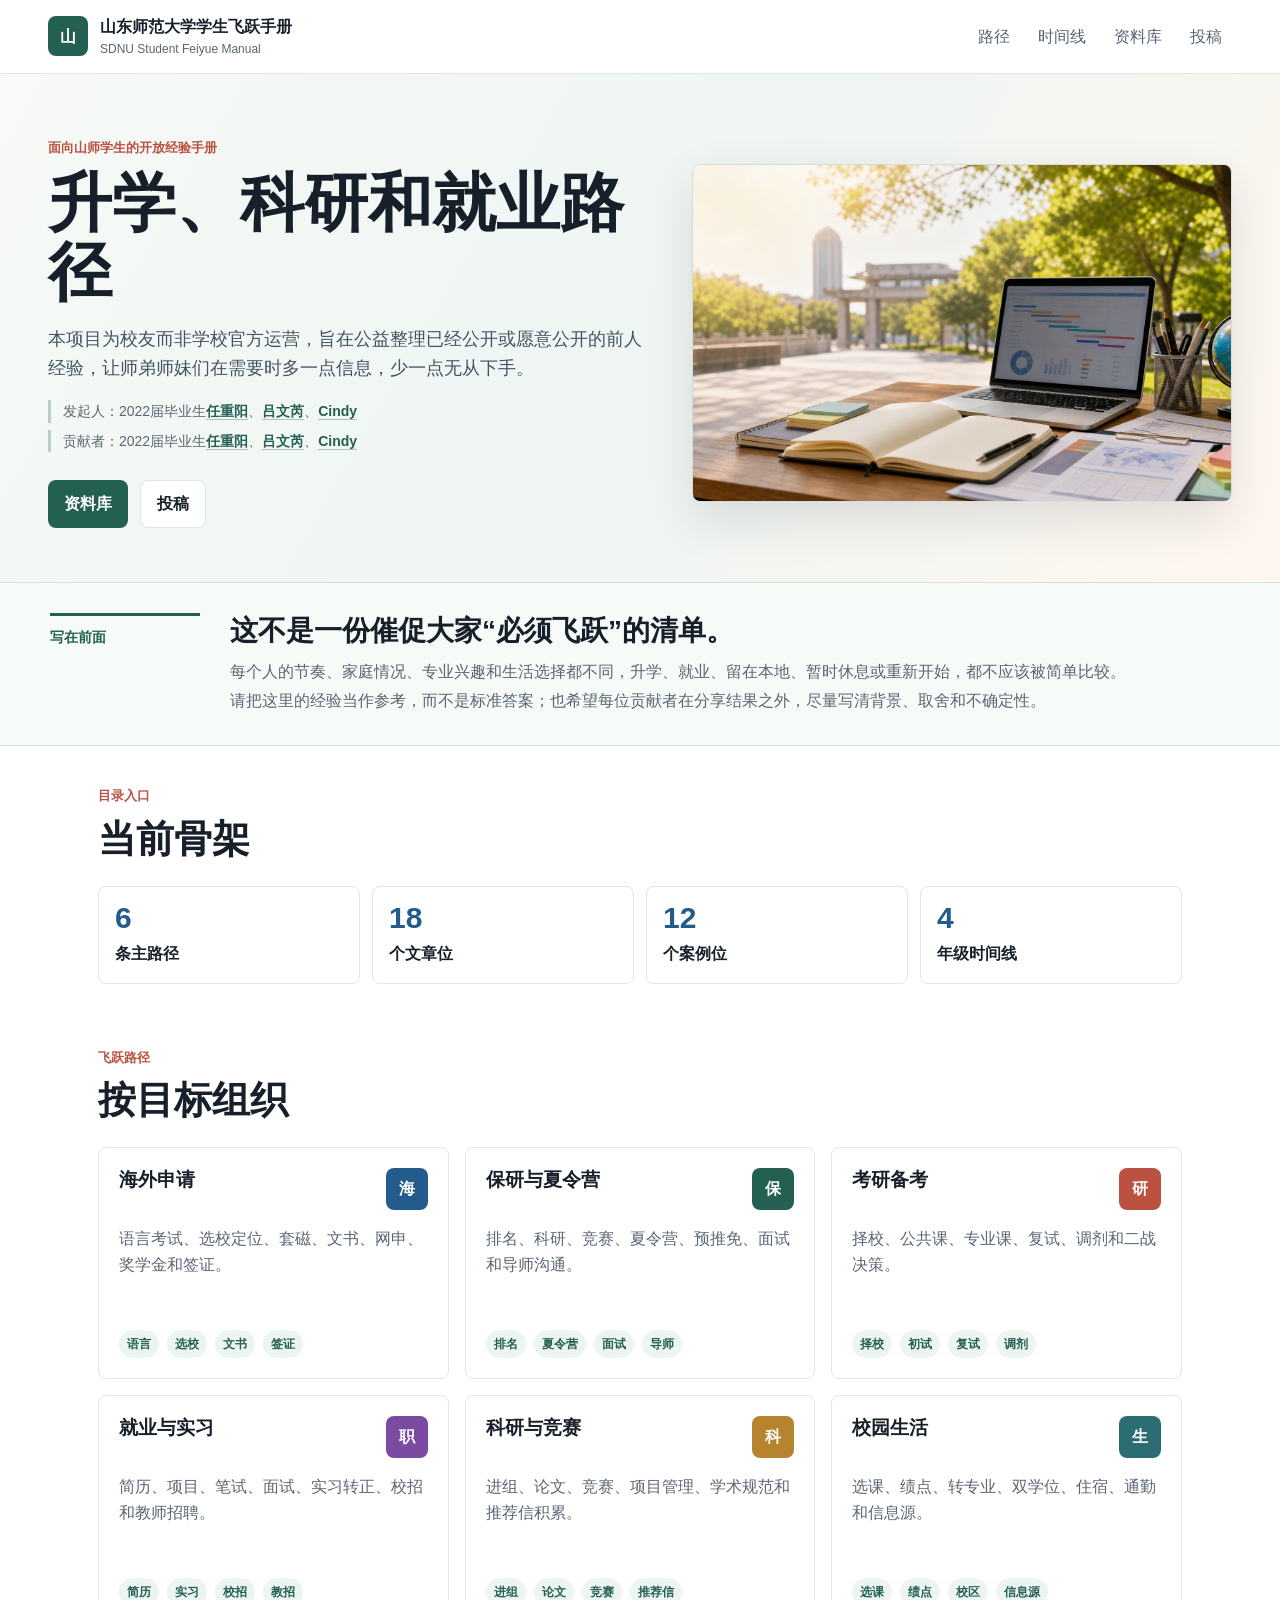
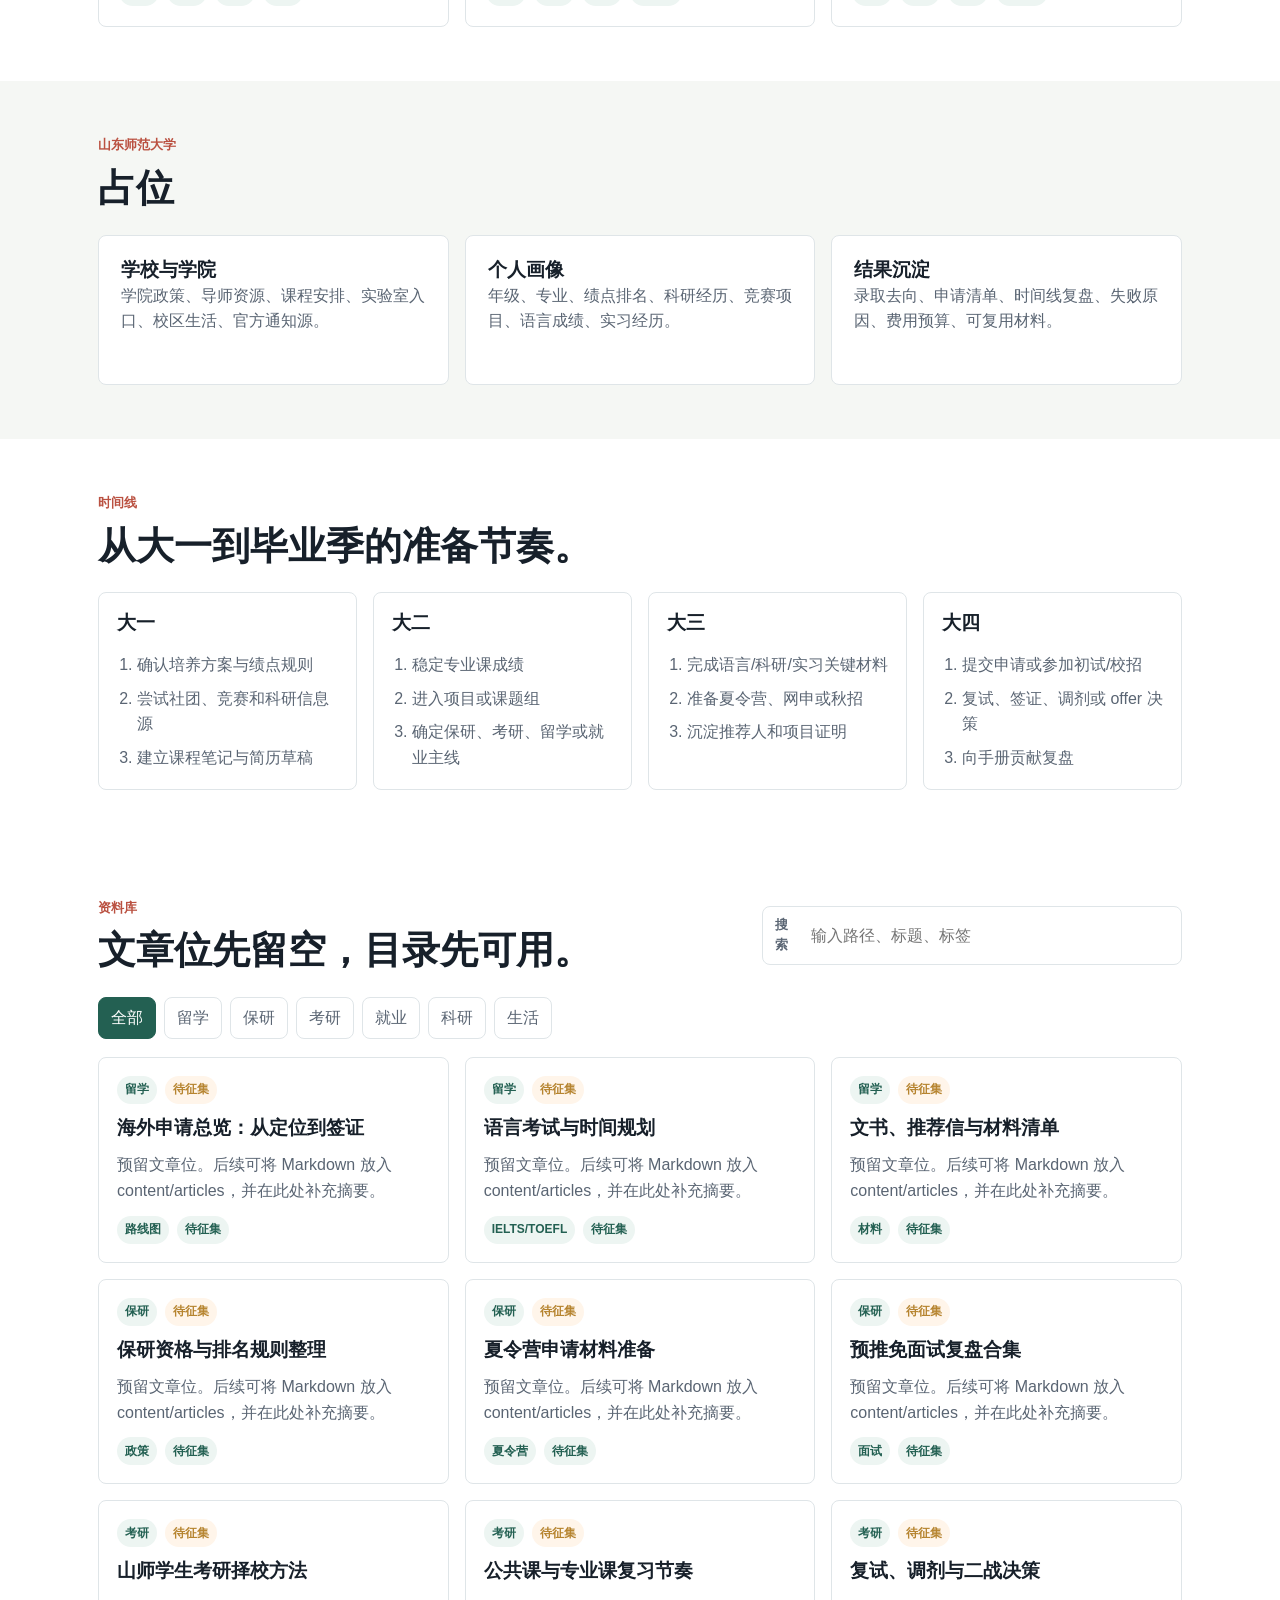
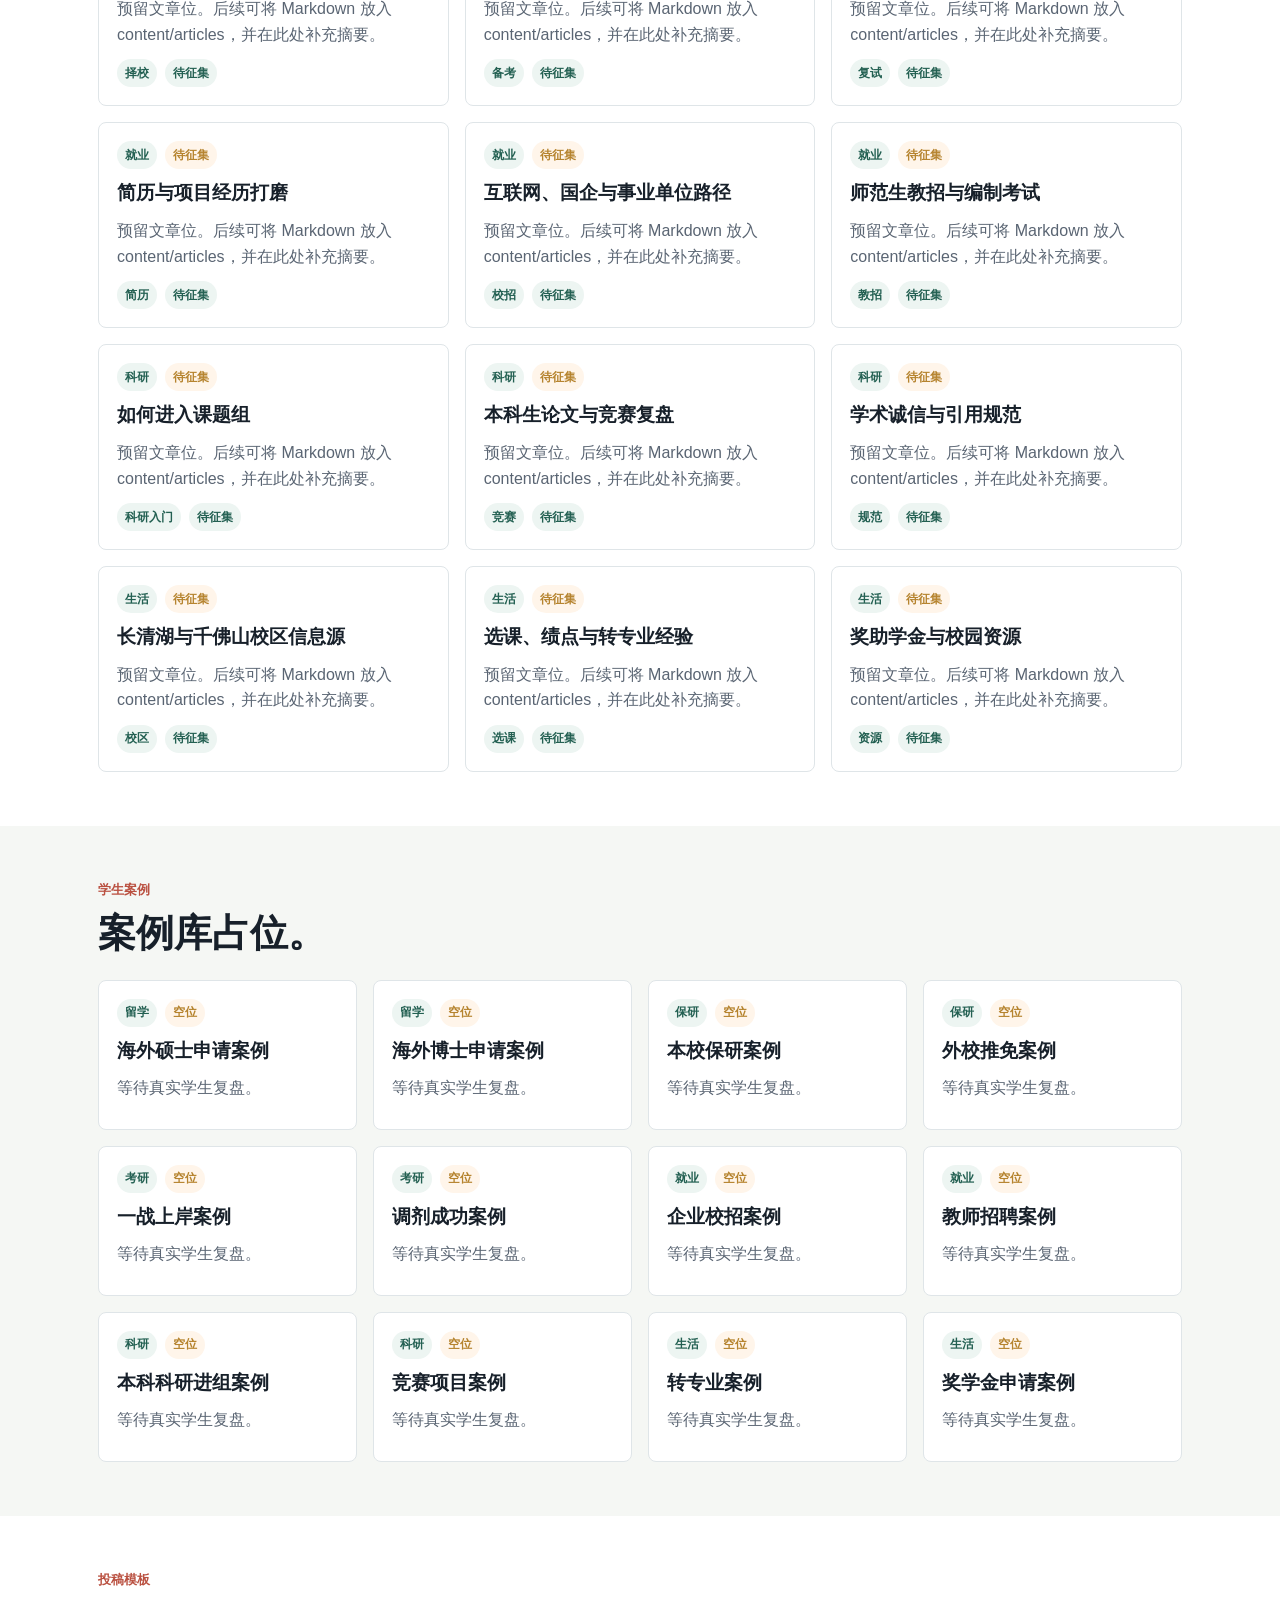
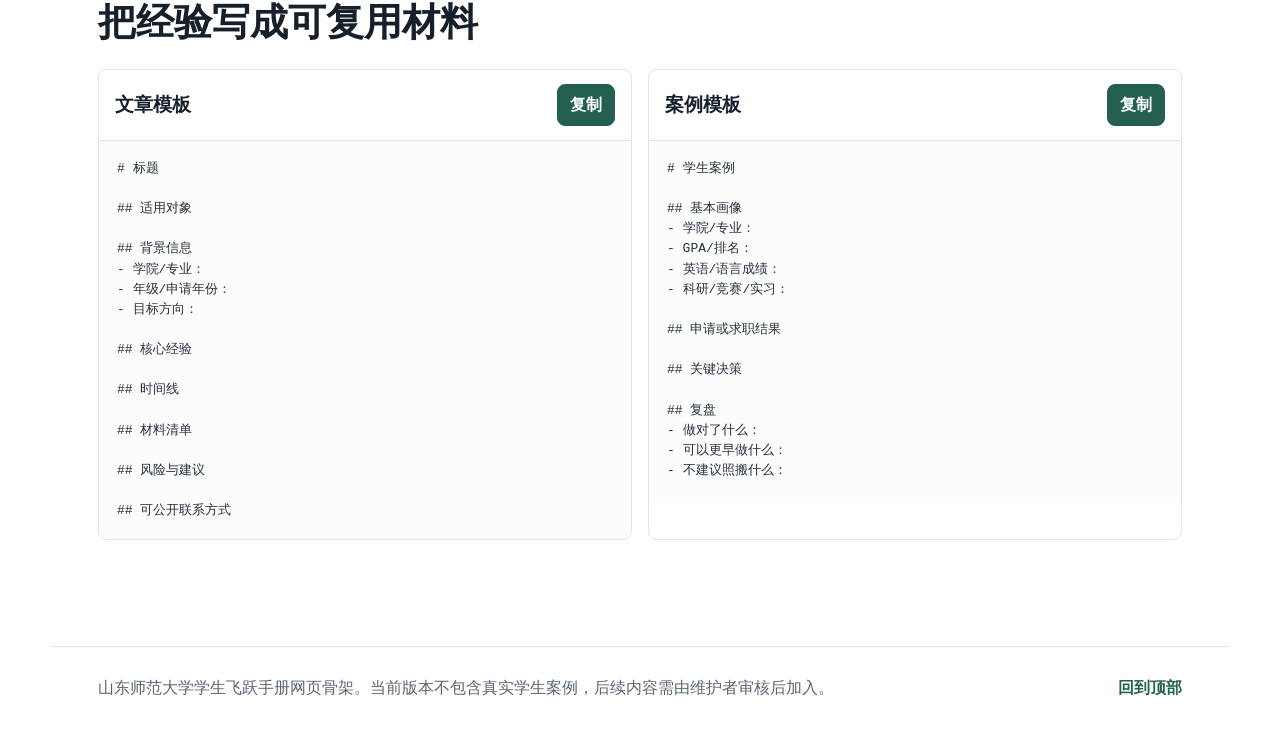
<file: index.html>
<!doctype html>
<html lang="zh-CN">
  <head>
    <meta charset="utf-8">
    <meta name="viewport" content="width=device-width, initial-scale=1">
    <title>山东师范大学学生飞跃手册</title>
    <meta name="description" content="面向山东师范大学学生的升学、留学、保研、考研、就业与科研经验手册。">
    <link rel="stylesheet" href="./css/styles.css">
  </head>
  <body>
    <header class="site-header">
      <a class="brand" href="#top" aria-label="山东师范大学学生飞跃手册首页">
        <span class="brand-mark" aria-hidden="true">山</span>
        <span>
          <strong>山东师范大学学生飞跃手册</strong>
          <small>SDNU Student Feiyue Manual</small>
        </span>
      </a>
      <nav class="main-nav" aria-label="主导航">
        <a href="#paths">路径</a>
        <a href="#timeline">时间线</a>
        <a href="#library">资料库</a>
        <a href="#contribute">投稿</a>
      </nav>
    </header>

    <main id="top">
      <section class="intro-band" aria-labelledby="intro-title">
        <div class="intro-copy">
          <p class="eyebrow">面向山师学生的开放经验手册</p>
          <h1 id="intro-title">升学、科研和就业路径</h1>
          <p class="intro-text">本项目为校友而非学校官方运营，旨在公益整理已经公开或愿意公开的前人经验，让师弟师妹们在需要时多一点信息，少一点无从下手。</p>
          <div class="intro-meta" aria-label="项目成员">
            <span>发起人：2022届毕业生<a class="contributor-link" href="./contributors/ren-zhongyang.html">任重阳</a>、<a class="contributor-link" href="./contributors/lu-wenrui.html">吕文芮</a>、<a class="contributor-link" href="./contributors/cindy.html">Cindy</a></span>
            <span>贡献者：2022届毕业生<a class="contributor-link" href="./contributors/ren-zhongyang.html">任重阳</a>、<a class="contributor-link" href="./contributors/lu-wenrui.html">吕文芮</a>、<a class="contributor-link" href="./contributors/cindy.html">Cindy</a></span>
          </div>
          <div class="intro-actions" aria-label="快捷入口">
            <a class="primary-action" href="#library">资料库</a>
            <a class="secondary-action" href="#contribute">投稿</a>
          </div>
        </div>
        <figure class="intro-media">
          <img src="./assets/cover.png" alt="桌面上摊开的笔记本、申请材料和电脑时间线。">
        </figure>
      </section>

      <section class="home-note" aria-labelledby="home-note-title">
        <div class="home-note-inner">
          <div class="home-note-label">写在前面</div>
          <div class="home-note-copy">
            <h2 id="home-note-title">这不是一份催促大家“必须飞跃”的清单。</h2>
            <p>每个人的节奏、家庭情况、专业兴趣和生活选择都不同，升学、就业、留在本地、暂时休息或重新开始，都不应该被简单比较。请把这里的经验当作参考，而不是标准答案；也希望每位贡献者在分享结果之外，尽量写清背景、取舍和不确定性。</p>
          </div>
        </div>
      </section>

      <section class="quick-index" aria-labelledby="quick-title">
        <div class="section-heading">
          <p class="eyebrow">目录入口</p>
          <h2 id="quick-title">当前骨架</h2>
        </div>
        <div class="index-grid">
          <a href="#paths"><span>6</span>条主路径</a>
          <a href="#library"><span>18</span>个文章位</a>
          <a href="#cases"><span>12</span>个案例位</a>
          <a href="#timeline"><span>4</span>年级时间线</a>
        </div>
      </section>

      <section id="paths" class="content-band" aria-labelledby="paths-title">
        <div class="section-heading">
          <p class="eyebrow">飞跃路径</p>
          <h2 id="paths-title">按目标组织</h2>
        </div>
        <div class="path-grid" id="pathGrid"></div>
      </section>

      <section class="content-band muted-band" aria-labelledby="map-title">
        <div class="section-heading">
          <p class="eyebrow">山东师范大学</p>
          <h2 id="map-title">占位</h2>
        </div>
        <div class="manual-map">
          <article>
            <h3>学校与学院</h3>
            <p>学院政策、导师资源、课程安排、实验室入口、校区生活、官方通知源。</p>
          </article>
          <article>
            <h3>个人画像</h3>
            <p>年级、专业、绩点排名、科研经历、竞赛项目、语言成绩、实习经历。</p>
          </article>
          <article>
            <h3>结果沉淀</h3>
            <p>录取去向、申请清单、时间线复盘、失败原因、费用预算、可复用材料。</p>
          </article>
        </div>
      </section>

      <section id="timeline" class="content-band" aria-labelledby="timeline-title">
        <div class="section-heading">
          <p class="eyebrow">时间线</p>
          <h2 id="timeline-title">从大一到毕业季的准备节奏。</h2>
        </div>
        <div class="timeline-grid" id="timelineGrid"></div>
      </section>

      <section id="library" class="content-band" aria-labelledby="library-title">
        <div class="section-heading library-heading">
          <div>
            <p class="eyebrow">资料库</p>
            <h2 id="library-title">文章位先留空，目录先可用。</h2>
          </div>
          <label class="search-field">
            <span>搜索</span>
            <input id="searchInput" type="search" placeholder="输入路径、标题、标签" autocomplete="off">
          </label>
        </div>
        <div class="segmented" role="tablist" aria-label="资料筛选">
          <button class="segment is-active" type="button" data-filter="all">全部</button>
          <button class="segment" type="button" data-filter="留学">留学</button>
          <button class="segment" type="button" data-filter="保研">保研</button>
          <button class="segment" type="button" data-filter="考研">考研</button>
          <button class="segment" type="button" data-filter="就业">就业</button>
          <button class="segment" type="button" data-filter="科研">科研</button>
          <button class="segment" type="button" data-filter="生活">生活</button>
        </div>
        <div class="article-grid" id="articleGrid"></div>
      </section>

      <section id="cases" class="content-band muted-band" aria-labelledby="cases-title">
        <div class="section-heading">
          <p class="eyebrow">学生案例</p>
          <h2 id="cases-title">案例库占位。</h2>
        </div>
        <div class="case-grid" id="caseGrid"></div>
      </section>

      <section id="contribute" class="content-band contribute-band" aria-labelledby="contribute-title">
        <div class="section-heading">
          <p class="eyebrow">投稿模板</p>
          <h2 id="contribute-title">把经验写成可复用材料</h2>
        </div>
        <div class="template-grid">
          <article class="template-panel">
            <div class="template-title">
              <h3>文章模板</h3>
              <button type="button" class="copy-button" data-template="articleTemplate">复制</button>
            </div>
            <pre id="articleTemplate"># 标题

## 适用对象

## 背景信息
- 学院/专业：
- 年级/申请年份：
- 目标方向：

## 核心经验

## 时间线

## 材料清单

## 风险与建议

## 可公开联系方式
</pre>
          </article>
          <article class="template-panel">
            <div class="template-title">
              <h3>案例模板</h3>
              <button type="button" class="copy-button" data-template="caseTemplate">复制</button>
            </div>
            <pre id="caseTemplate"># 学生案例

## 基本画像
- 学院/专业：
- GPA/排名：
- 英语/语言成绩：
- 科研/竞赛/实习：

## 申请或求职结果

## 关键决策

## 复盘
- 做对了什么：
- 可以更早做什么：
- 不建议照搬什么：
</pre>
          </article>
        </div>
        <p class="copy-status" id="copyStatus" role="status" aria-live="polite"></p>
      </section>
    </main>

    <footer class="site-footer">
      <p>山东师范大学学生飞跃手册网页骨架。当前版本不包含真实学生案例，后续内容需由维护者审核后加入。</p>
      <a href="#top">回到顶部</a>
    </footer>

    <script src="./js/main.js"></script>
  </body>
</html>
</file>
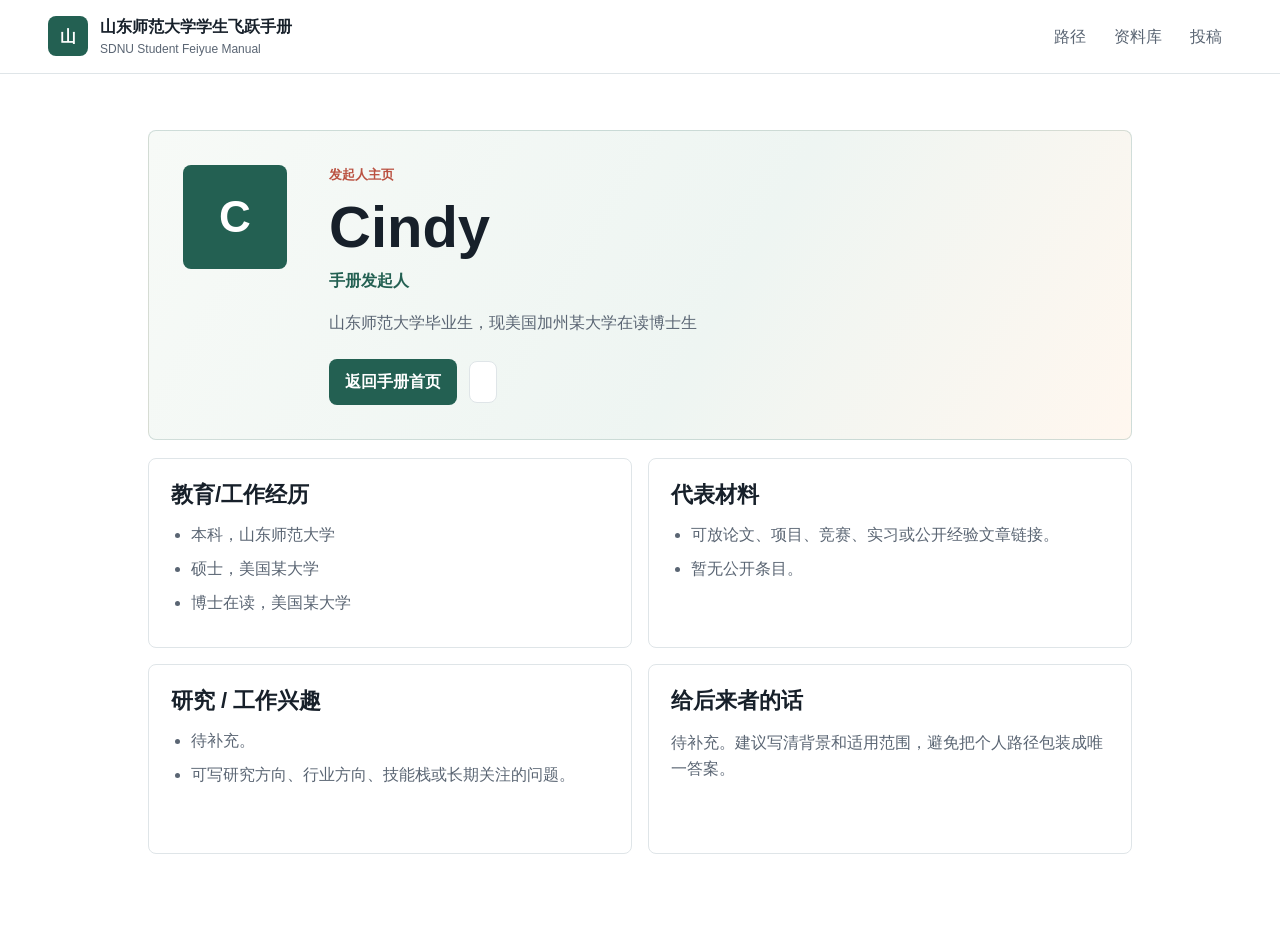
<file: contributors/cindy.html>
<!doctype html>
<html lang="zh-CN">
  <head>
    <meta charset="utf-8">
    <meta name="viewport" content="width=device-width, initial-scale=1">
    <title>Cindy - 山东师范大学学生飞跃手册</title>
    <meta name="description" content="Cindy 的山东师范大学学生飞跃手册发起人主页。">
    <link rel="stylesheet" href="../css/styles.css">
  </head>
  <body>
    <header class="site-header">
      <a class="brand" href="../index.html" aria-label="返回山东师范大学学生飞跃手册首页">
        <span class="brand-mark" aria-hidden="true">山</span>
        <span>
          <strong>山东师范大学学生飞跃手册</strong>
          <small>SDNU Student Feiyue Manual</small>
        </span>
      </a>
      <nav class="main-nav profile-nav" aria-label="贡献者页导航">
        <a href="../index.html#paths">路径</a>
        <a href="../index.html#library">资料库</a>
        <a href="../index.html#contribute">投稿</a>
      </nav>
    </header>

    <main class="profile-main">
      <section class="profile-hero" aria-labelledby="profile-name">
        <div class="profile-avatar" aria-hidden="true">C</div>
        <div class="profile-intro">
          <p class="eyebrow">发起人主页</p>
          <h1 id="profile-name">Cindy</h1>
          <p class="profile-subtitle">手册发起人</p>
          <p class="profile-note">山东师范大学毕业生，现美国加州某大学在读博士生</p>
          <div class="profile-actions">
            <a class="primary-action" href="../index.html">返回手册首页</a>
            <span class="profile-pill"></span>
          </div>
        </div>
      </section>

      <section class="profile-grid" aria-label="个人信息">
          <article class="profile-section">
          <h2>教育/工作经历</h2>
          <ul class="profile-list">
            <li>本科，山东师范大学</li>
            <li>硕士，美国某大学</li>
            <li>博士在读，美国某大学</li>
          </ul>
        </article>
        <article class="profile-section">
          <h2>代表材料</h2>
          <ul class="profile-list">
            <li>可放论文、项目、竞赛、实习或公开经验文章链接。</li>
            <li>暂无公开条目。</li>
          </ul>
        </article>
        <article class="profile-section">
          <h2>研究 / 工作兴趣</h2>
          <ul class="profile-list">
            <li>待补充。</li>
            <li>可写研究方向、行业方向、技能栈或长期关注的问题。</li>
          </ul>
        </article>


        <article class="profile-section">
          <h2>给后来者的话</h2>
          <p>待补充。建议写清背景和适用范围，避免把个人路径包装成唯一答案。</p>
        </article>
      </section>
    </main>
  </body>
</html>
</file>
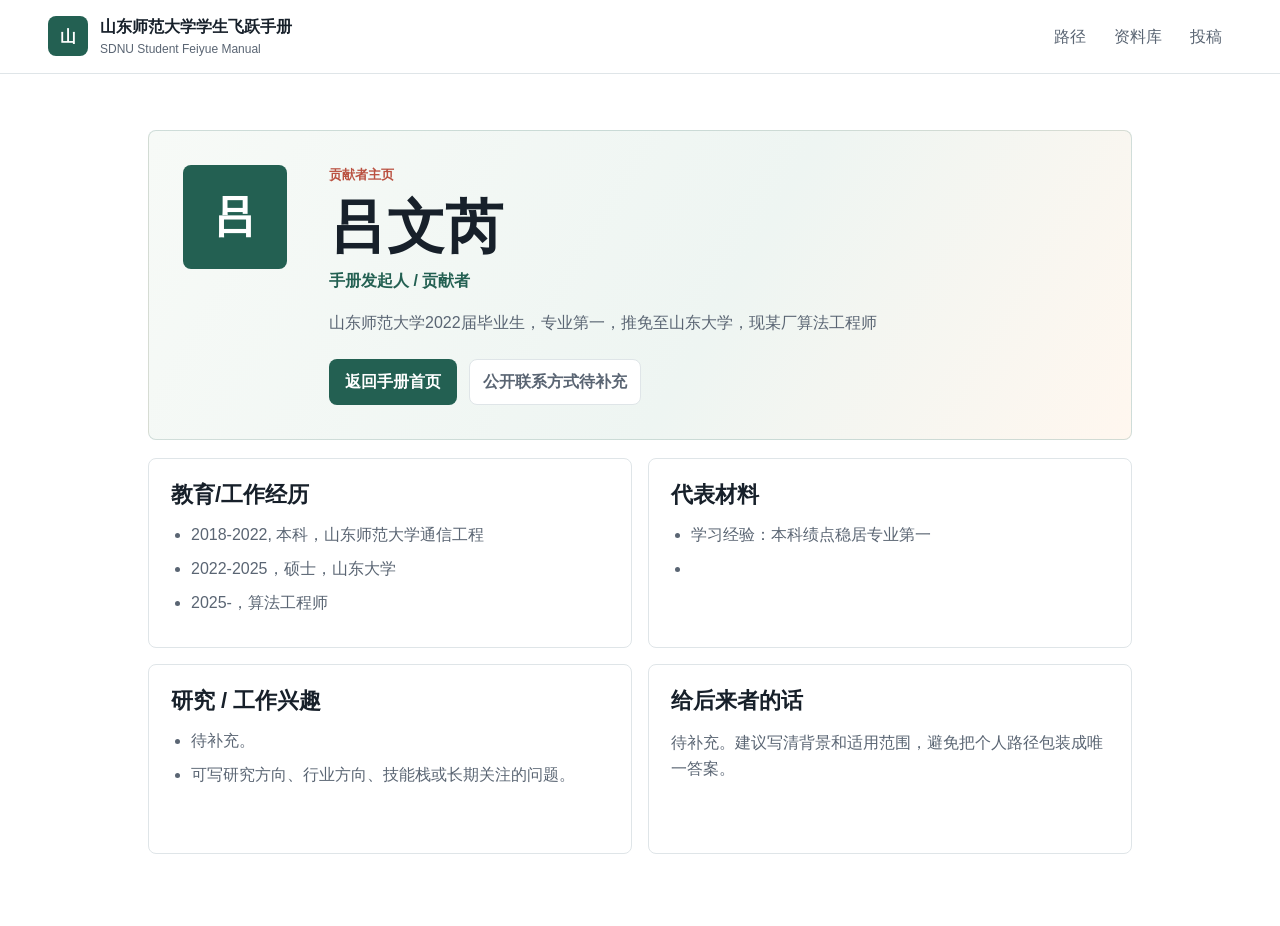
<file: contributors/lu-wenrui.html>
<!doctype html>
<html lang="zh-CN">
  <head>
    <meta charset="utf-8">
    <meta name="viewport" content="width=device-width, initial-scale=1">
    <title>吕文芮 - 山东师范大学学生飞跃手册</title>
    <meta name="description" content="吕文芮的山东师范大学学生飞跃手册贡献者主页。">
    <link rel="stylesheet" href="../css/styles.css">
  </head>
  <body>
    <header class="site-header">
      <a class="brand" href="../index.html" aria-label="返回山东师范大学学生飞跃手册首页">
        <span class="brand-mark" aria-hidden="true">山</span>
        <span>
          <strong>山东师范大学学生飞跃手册</strong>
          <small>SDNU Student Feiyue Manual</small>
        </span>
      </a>
      <nav class="main-nav profile-nav" aria-label="贡献者页导航">
        <a href="../index.html#paths">路径</a>
        <a href="../index.html#library">资料库</a>
        <a href="../index.html#contribute">投稿</a>
      </nav>
    </header>

    <main class="profile-main">
      <section class="profile-hero" aria-labelledby="profile-name">
        <div class="profile-avatar" aria-hidden="true">吕</div>
        <div class="profile-intro">
          <p class="eyebrow">贡献者主页</p>
          <h1 id="profile-name">吕文芮</h1>
          <p class="profile-subtitle">手册发起人 / 贡献者</p>
          <p class="profile-note">山东师范大学2022届毕业生，专业第一，推免至山东大学，现某厂算法工程师</p>
          <div class="profile-actions">
            <a class="primary-action" href="../index.html">返回手册首页</a>
            <span class="profile-pill">公开联系方式待补充</span>
          </div>
        </div>
      </section>

      <section class="profile-grid" aria-label="个人信息">
          <article class="profile-section">
          <h2>教育/工作经历</h2>
          <ul class="profile-list">
            <li>2018-2022, 本科，山东师范大学通信工程</li>
            <li>2022-2025，硕士，山东大学</li>
            <li>2025-，算法工程师</li>
          </ul>
        </article>
          <article class="profile-section">
          <h2>代表材料</h2>
          <ul class="profile-list">
            <li>学习经验：本科绩点稳居专业第一</li>
            <li></li>
          </ul>
        </article>
        <article class="profile-section">
          <h2>研究 / 工作兴趣</h2>
          <ul class="profile-list">
            <li>待补充。</li>
            <li>可写研究方向、行业方向、技能栈或长期关注的问题。</li>
          </ul>
        </article>


        <article class="profile-section">
          <h2>给后来者的话</h2>
          <p>待补充。建议写清背景和适用范围，避免把个人路径包装成唯一答案。</p>
        </article>
      </section>
    </main>
  </body>
</html>
</file>
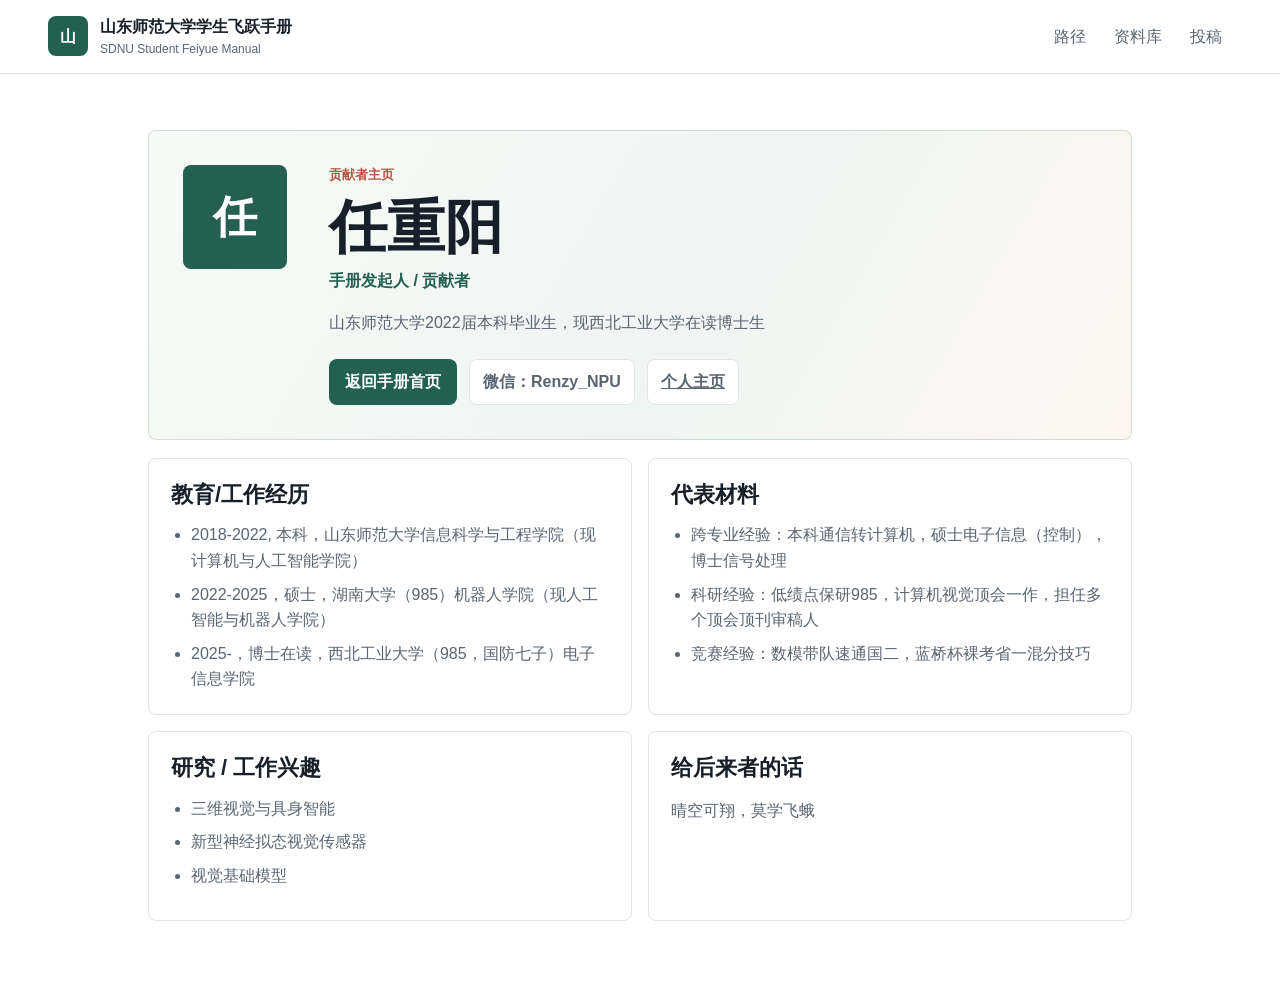
<file: contributors/ren-zhongyang.html>
<!doctype html>
<html lang="zh-CN">
  <head>
    <meta charset="utf-8">
    <meta name="viewport" content="width=device-width, initial-scale=1">
    <title>任重阳 - 山东师范大学学生飞跃手册</title>
    <meta name="description" content="任重阳的山东师范大学学生飞跃手册贡献者主页。">
    <link rel="stylesheet" href="../css/styles.css">
  </head>
  <body>
    <header class="site-header">
      <a class="brand" href="../index.html" aria-label="返回山东师范大学学生飞跃手册首页">
        <span class="brand-mark" aria-hidden="true">山</span>
        <span>
          <strong>山东师范大学学生飞跃手册</strong>
          <small>SDNU Student Feiyue Manual</small>
        </span>
      </a>
      <nav class="main-nav profile-nav" aria-label="贡献者页导航">
        <a href="../index.html#paths">路径</a>
        <a href="../index.html#library">资料库</a>
        <a href="../index.html#contribute">投稿</a>
      </nav>
    </header>

    <main class="profile-main">
      <section class="profile-hero" aria-labelledby="profile-name">
        <div class="profile-avatar" aria-hidden="true">任</div>
        <div class="profile-intro">
          <p class="eyebrow">贡献者主页</p>
          <h1 id="profile-name">任重阳</h1>
          <p class="profile-subtitle">手册发起人 / 贡献者</p>
          <p class="profile-note">山东师范大学2022届本科毕业生，现西北工业大学在读博士生</p>
          <div class="profile-actions">
            <a class="primary-action" href="../index.html">返回手册首页</a>
            <span class="profile-pill">微信：Renzy_NPU </span>
            <a class="profile-pill" href="https://zhongyangren.github.io/">个人主页</a>
          </div>
        </div>
      </section>

      <section class="profile-grid" aria-label="个人信息">
        <article class="profile-section">
          <h2>教育/工作经历</h2>
          <ul class="profile-list">
            <li>2018-2022, 本科，山东师范大学信息科学与工程学院（现计算机与人工智能学院）</li>
            <li>2022-2025，硕士，湖南大学（985）机器人学院（现人工智能与机器人学院）</li>
            <li>2025-，博士在读，西北工业大学（985，国防七子）电子信息学院</li>
          </ul>
        </article>
        <article class="profile-section">
            <h2>代表材料</h2>
          <ul class="profile-list">
            <li>跨专业经验：本科通信转计算机，硕士电子信息（控制），博士信号处理</li>
            <li>科研经验：低绩点保研985，计算机视觉顶会一作，担任多个顶会顶刊审稿人</li>
            <li>竞赛经验：数模带队速通国二，蓝桥杯裸考省一混分技巧</li>
          </ul>
        </article>
        <article class="profile-section">
          <h2>研究 / 工作兴趣</h2>
          <ul class="profile-list">
            <li>三维视觉与具身智能</li>
            <li>新型神经拟态视觉传感器</li>
            <li>视觉基础模型</li>
          </ul>
        </article>
        <article class="profile-section">
          <h2>给后来者的话</h2>
          <p>晴空可翔，莫学飞蛾</p>
        </article>
      </section>
    </main>
  </body>
</html>
</file>
<file: css/styles.css>
:root {
  --ink: #17202a;
  --muted: #5a6573;
  --line: #dfe5e8;
  --paper: #ffffff;
  --soft: #f5f7f4;
  --mist: #edf5f2;
  --green: #236052;
  --blue: #245b8d;
  --coral: #ba5141;
  --gold: #b6842f;
  --shadow: 0 18px 48px rgba(23, 32, 42, 0.12);
}

* {
  box-sizing: border-box;
}

html {
  scroll-behavior: smooth;
}

body {
  margin: 0;
  color: var(--ink);
  background: var(--paper);
  font-family: -apple-system, BlinkMacSystemFont, "Segoe UI", "Microsoft YaHei", sans-serif;
  line-height: 1.6;
}

a {
  color: inherit;
}

button,
input {
  font: inherit;
}

.site-header {
  position: sticky;
  top: 0;
  z-index: 20;
  display: flex;
  align-items: center;
  justify-content: space-between;
  gap: 24px;
  padding: 14px 48px;
  border-bottom: 1px solid var(--line);
  background: rgba(255, 255, 255, 0.92);
  backdrop-filter: blur(16px);
}

.brand {
  display: inline-flex;
  align-items: center;
  gap: 12px;
  text-decoration: none;
  min-width: 0;
}

.brand-mark {
  display: grid;
  width: 40px;
  height: 40px;
  place-items: center;
  border-radius: 8px;
  background: var(--green);
  color: #fff;
  font-weight: 800;
}

.brand strong,
.brand small {
  display: block;
}

.brand strong {
  font-size: 16px;
  letter-spacing: 0;
  white-space: nowrap;
}

.brand small {
  color: var(--muted);
  font-size: 12px;
}

.main-nav {
  display: flex;
  gap: 8px;
  align-items: center;
}

.main-nav a {
  padding: 8px 10px;
  min-width: 0;
  color: var(--muted);
  text-decoration: none;
  border-radius: 6px;
}

.main-nav a:hover,
.main-nav a:focus-visible {
  color: var(--ink);
  background: var(--mist);
}

.intro-band {
  display: grid;
  grid-template-columns: minmax(0, 0.95fr) minmax(320px, 0.85fr);
  gap: 40px;
  align-items: center;
  padding: 64px 48px 54px;
  background: linear-gradient(120deg, #f7faf7 0%, #eef5f2 52%, #fff7ef 100%);
}

.intro-copy,
.section-heading,
.quick-index,
.content-band,
.site-footer {
  max-width: 1180px;
  margin-inline: auto;
}

.intro-copy {
  width: 100%;
  min-width: 0;
}

.eyebrow {
  margin: 0 0 10px;
  color: var(--coral);
  font-size: 13px;
  font-weight: 800;
  letter-spacing: 0;
}

h1,
h2,
h3,
p {
  overflow-wrap: anywhere;
}

h1 {
  margin: 0;
  max-width: 780px;
  font-size: clamp(34px, 5vw, 64px);
  line-height: 1.08;
  letter-spacing: 0;
}

.intro-text {
  max-width: 660px;
  margin: 18px 0 0;
  color: #425363;
  font-size: 18px;
}

.intro-meta {
  display: grid;
  gap: 7px;
  max-width: 720px;
  margin-top: 18px;
  color: var(--muted);
  font-size: 14px;
}

.intro-meta span {
  padding-left: 12px;
  border-left: 3px solid rgba(35, 96, 82, 0.28);
}

.contributor-link {
  color: var(--green);
  font-weight: 800;
  text-decoration: none;
  border-bottom: 1px solid rgba(35, 96, 82, 0.35);
}

.contributor-link:hover,
.contributor-link:focus-visible {
  color: var(--blue);
  border-bottom-color: var(--blue);
}

.intro-actions {
  display: flex;
  flex-wrap: wrap;
  gap: 12px;
  margin-top: 28px;
}

.primary-action,
.secondary-action {
  display: inline-flex;
  align-items: center;
  min-height: 44px;
  padding: 10px 16px;
  border-radius: 8px;
  text-decoration: none;
  font-weight: 800;
}

.primary-action {
  background: var(--green);
  color: #fff;
}

.secondary-action {
  border: 1px solid var(--line);
  background: #fff;
}

.intro-media {
  margin: 0;
  overflow: hidden;
  min-width: 0;
  border: 1px solid rgba(23, 32, 42, 0.12);
  border-radius: 8px;
  box-shadow: var(--shadow);
  aspect-ratio: 16 / 10;
}

.intro-media img {
  width: 100%;
  height: 100%;
  display: block;
  object-fit: cover;
}

.quick-index {
  padding: 40px 48px 10px;
}

.home-note {
  max-width: none;
  margin: 0;
  padding: 30px 48px;
  border-top: 1px solid rgba(35, 96, 82, 0.16);
  border-bottom: 1px solid rgba(35, 96, 82, 0.16);
  background: #f7fbf8;
}

.home-note-inner {
  display: grid;
  grid-template-columns: 150px minmax(0, 1fr);
  gap: 30px;
  max-width: 1180px;
  min-width: 0;
  margin: 0 auto;
  align-items: start;
}

.home-note-label {
  padding-top: 10px;
  border-top: 3px solid var(--green);
  color: var(--green);
  font-size: 14px;
  font-weight: 900;
}

.home-note-copy {
  min-width: 0;
}

.home-note h2 {
  margin: 0 0 10px;
  font-size: clamp(20px, 2.2vw, 28px);
  line-height: 1.25;
  letter-spacing: 0;
}

.home-note p {
  margin: 0;
  color: var(--muted);
  max-width: 900px;
  line-height: 1.8;
}

.section-heading {
  display: block;
  margin-bottom: 24px;
}

.section-heading h2 {
  margin: 0;
  font-size: clamp(26px, 3vw, 38px);
  line-height: 1.18;
  letter-spacing: 0;
}

.library-heading {
  display: flex;
  align-items: center;
  justify-content: space-between;
  gap: 24px;
}

.index-grid {
  display: grid;
  grid-template-columns: repeat(4, minmax(0, 1fr));
  gap: 12px;
}

.index-grid a {
  display: flex;
  flex-direction: column;
  align-items: flex-start;
  justify-content: center;
  gap: 8px;
  min-height: 82px;
  padding: 16px;
  border: 1px solid var(--line);
  border-radius: 8px;
  background: #fff;
  text-decoration: none;
  font-weight: 800;
}

.index-grid span {
  color: var(--blue);
  font-size: 30px;
  line-height: 1;
}

.content-band {
  padding: 54px 48px;
}

.muted-band {
  max-width: none;
  padding-inline: 0;
  background: var(--soft);
}

.muted-band > .section-heading,
.muted-band > .manual-map,
.muted-band > .case-grid {
  max-width: 1180px;
  margin-inline: auto;
  padding-inline: 48px;
}

.path-grid,
.article-grid,
.case-grid,
.timeline-grid,
.manual-map,
.template-grid {
  display: grid;
  gap: 16px;
}

.path-grid {
  grid-template-columns: repeat(3, minmax(0, 1fr));
}

.path-card,
.article-card,
.case-card,
.timeline-card,
.manual-map article,
.template-panel {
  border: 1px solid var(--line);
  border-radius: 8px;
  background: #fff;
}

.path-card {
  min-height: 232px;
  padding: 20px;
  display: flex;
  flex-direction: column;
  gap: 16px;
}

.path-card header {
  display: flex;
  justify-content: space-between;
  gap: 12px;
  align-items: start;
}

.path-icon {
  display: grid;
  width: 42px;
  height: 42px;
  place-items: center;
  border-radius: 8px;
  color: #fff;
  font-weight: 900;
}

.path-card h3,
.article-card h3,
.case-card h3,
.timeline-card h3,
.manual-map h3,
.template-panel h3 {
  margin: 0;
  font-size: 19px;
  line-height: 1.3;
  letter-spacing: 0;
}

.path-card p,
.article-card p,
.case-card p,
.manual-map p {
  margin: 0;
  color: var(--muted);
}

.tag-row {
  display: flex;
  flex-wrap: wrap;
  gap: 8px;
  margin-top: auto;
}

.tag {
  display: inline-flex;
  align-items: center;
  min-height: 28px;
  padding: 3px 8px;
  border-radius: 999px;
  background: var(--mist);
  color: var(--green);
  font-size: 12px;
  font-weight: 800;
}

.manual-map {
  grid-template-columns: repeat(3, minmax(0, 1fr));
}

.manual-map article {
  padding: 22px;
  min-height: 150px;
}

.timeline-grid {
  grid-template-columns: repeat(4, minmax(0, 1fr));
}

.timeline-card {
  padding: 18px;
}

.timeline-card ol {
  margin: 16px 0 0;
  padding-left: 20px;
  color: var(--muted);
}

.timeline-card li + li {
  margin-top: 8px;
}

.library-heading {
  align-items: center;
}

.search-field {
  display: flex;
  align-items: center;
  gap: 10px;
  min-width: min(420px, 100%);
  padding: 8px 12px;
  border: 1px solid var(--line);
  border-radius: 8px;
  background: #fff;
}

.search-field span {
  color: var(--muted);
  font-size: 13px;
  font-weight: 800;
}

.search-field input {
  width: 100%;
  min-width: 0;
  border: 0;
  outline: 0;
}

.segmented {
  display: flex;
  flex-wrap: wrap;
  gap: 8px;
  margin-bottom: 18px;
}

.segment {
  min-height: 36px;
  padding: 7px 12px;
  border: 1px solid var(--line);
  border-radius: 8px;
  background: #fff;
  color: var(--muted);
  cursor: pointer;
}

.segment.is-active,
.segment:hover,
.segment:focus-visible {
  border-color: var(--green);
  background: var(--green);
  color: #fff;
}

.article-grid {
  grid-template-columns: repeat(3, minmax(0, 1fr));
}

.article-card,
.case-card {
  padding: 18px;
  min-height: 184px;
  display: flex;
  flex-direction: column;
  gap: 12px;
}

.article-meta,
.case-meta {
  display: flex;
  flex-wrap: wrap;
  gap: 8px;
}

.status {
  display: inline-flex;
  align-items: center;
  min-height: 26px;
  padding: 2px 8px;
  border-radius: 999px;
  background: #fff5ea;
  color: var(--gold);
  font-size: 12px;
  font-weight: 900;
}

.case-grid {
  grid-template-columns: repeat(4, minmax(0, 1fr));
}

.case-card {
  min-height: 150px;
}

.contribute-band {
  padding-bottom: 70px;
}

.template-grid {
  grid-template-columns: repeat(2, minmax(0, 1fr));
}

.template-panel {
  overflow: hidden;
}

.template-title {
  display: flex;
  align-items: center;
  justify-content: space-between;
  gap: 12px;
  padding: 14px 16px;
  border-bottom: 1px solid var(--line);
}

.copy-button {
  min-height: 36px;
  padding: 7px 12px;
  border: 1px solid var(--green);
  border-radius: 8px;
  background: var(--green);
  color: #fff;
  cursor: pointer;
  font-weight: 800;
}

pre {
  margin: 0;
  padding: 18px;
  overflow: auto;
  background: #fbfcfb;
  color: #27313c;
  font-family: "SFMono-Regular", Consolas, "Liberation Mono", monospace;
  font-size: 13px;
  line-height: 1.55;
  white-space: pre-wrap;
}

.copy-status {
  min-height: 24px;
  margin: 12px 0 0;
  color: var(--green);
  font-weight: 800;
}

.profile-main {
  max-width: 1080px;
  margin: 0 auto;
  padding: 56px 48px 72px;
}

.profile-hero {
  display: grid;
  grid-template-columns: 118px minmax(0, 1fr);
  gap: 28px;
  align-items: start;
  padding: 34px;
  border: 1px solid rgba(35, 96, 82, 0.18);
  border-radius: 8px;
  background: linear-gradient(120deg, #f7faf7 0%, #eef5f2 58%, #fff7ef 100%);
}

.profile-avatar {
  display: grid;
  width: 104px;
  height: 104px;
  place-items: center;
  border-radius: 8px;
  background: var(--green);
  color: #fff;
  font-size: 44px;
  font-weight: 900;
  line-height: 1;
}

.profile-intro {
  min-width: 0;
}

.profile-intro h1 {
  margin: 0;
  font-size: clamp(38px, 5vw, 58px);
}

.profile-subtitle {
  margin: 10px 0 0;
  color: var(--green);
  font-weight: 800;
}

.profile-note {
  max-width: 760px;
  margin: 16px 0 0;
  color: var(--muted);
}

.profile-actions {
  display: flex;
  flex-wrap: wrap;
  gap: 12px;
  align-items: center;
  margin-top: 24px;
}

.profile-pill {
  display: inline-flex;
  align-items: center;
  min-height: 42px;
  padding: 9px 13px;
  border: 1px solid var(--line);
  border-radius: 8px;
  background: #fff;
  color: var(--muted);
  font-weight: 800;
}

.profile-grid {
  display: grid;
  grid-template-columns: repeat(2, minmax(0, 1fr));
  gap: 16px;
  margin-top: 18px;
}

.profile-section {
  min-height: 190px;
  padding: 22px;
  border: 1px solid var(--line);
  border-radius: 8px;
  background: #fff;
}

.profile-section h2 {
  margin: 0 0 14px;
  font-size: 22px;
  line-height: 1.25;
}

.profile-section p,
.profile-list {
  color: var(--muted);
}

.profile-list {
  margin: 0;
  padding-left: 20px;
}

.profile-list li + li {
  margin-top: 8px;
}

.site-footer {
  display: flex;
  align-items: center;
  justify-content: space-between;
  gap: 20px;
  padding: 28px 48px 40px;
  border-top: 1px solid var(--line);
  color: var(--muted);
}

.site-footer p {
  margin: 0;
}

.site-footer a {
  font-weight: 800;
  text-decoration: none;
  color: var(--green);
}

@media (max-width: 980px) {
  .site-header {
    align-items: flex-start;
    flex-direction: column;
    padding: 14px 24px;
  }

  .intro-band {
    grid-template-columns: 1fr;
    padding: 40px 24px 32px;
  }

  .content-band,
  .quick-index,
  .home-note,
  .profile-main,
  .site-footer {
    padding-inline: 24px;
  }

  .home-note {
    margin-inline: 0;
  }

  .muted-band > .section-heading,
  .muted-band > .manual-map,
  .muted-band > .case-grid {
    padding-inline: 24px;
  }

  .index-grid,
  .path-grid,
  .article-grid,
  .case-grid,
  .timeline-grid,
  .manual-map,
  .profile-grid,
  .template-grid {
    grid-template-columns: repeat(2, minmax(0, 1fr));
  }
}

@media (max-width: 640px) {
  .brand strong {
    white-space: normal;
  }

  .main-nav {
    display: grid;
    grid-template-columns: repeat(2, minmax(0, 1fr));
    width: 100%;
    gap: 4px;
  }

  .main-nav a {
    padding: 8px 4px;
    text-align: center;
  }

  h1 {
    max-width: 8em;
    font-size: 34px;
    line-height: 1.12;
  }

  .intro-text {
    max-width: 19em;
    font-size: 16px;
  }

  .intro-meta {
    max-width: 100%;
    font-size: 13px;
  }

  .section-heading,
  .library-heading,
  .site-footer {
    align-items: stretch;
    flex-direction: column;
  }

  .index-grid,
  .path-grid,
  .article-grid,
  .case-grid,
  .timeline-grid,
  .manual-map,
  .profile-grid,
  .template-grid {
    grid-template-columns: 1fr;
  }

  .profile-main {
    padding-top: 34px;
    padding-bottom: 48px;
  }

  .profile-hero {
    grid-template-columns: 1fr;
    gap: 18px;
    padding: 24px;
  }

  .profile-avatar {
    width: 82px;
    height: 82px;
    font-size: 34px;
  }

  .profile-intro h1 {
    max-width: none;
    font-size: 40px;
  }

  .profile-actions .primary-action,
  .profile-pill {
    width: 100%;
    justify-content: center;
  }

  .home-note-inner {
    grid-template-columns: 1fr;
    gap: 14px;
  }

  .home-note-label {
    max-width: 112px;
  }

  .home-note-copy {
    max-width: 19em;
  }

  .intro-actions a {
    width: 100%;
    justify-content: center;
  }
}
</file>
